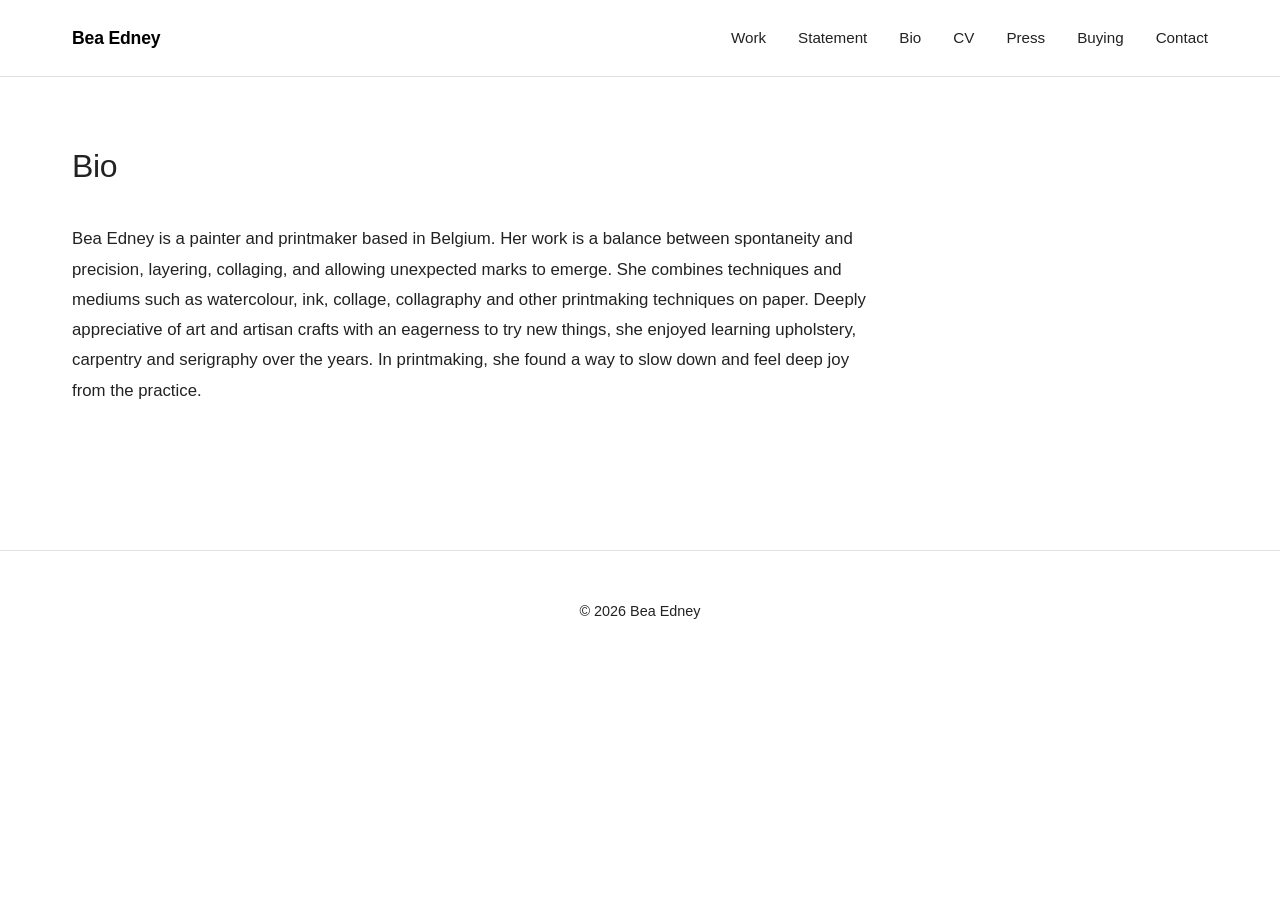
<file: bio.html>
<!DOCTYPE html>
<html lang="en">
<head>
    <meta charset="UTF-8">
    <meta name="viewport" content="width=device-width, initial-scale=1.0">
    <title>Bio — Bea Edney</title>
    <link rel="stylesheet" href="style.css">
</head>
<body>
    <nav class="navbar">
        <div class="nav-container">
            <a href="index.html" class="logo">Bea Edney</a>
            <ul class="nav-links">
                <li><a href="work.html">Work</a></li>
                <li><a href="statement.html">Statement</a></li>
                <li><a href="bio.html">Bio</a></li>
                <li><a href="cv.html">CV</a></li>
                <li><a href="press.html">Press</a></li>
                <li><a href="buying.html">Buying</a></li>
                <li><a href="contact.html">Contact</a></li>
            </ul>
        </div>
    </nav>

    <main>
        <section class="content-section">
            <h2>Bio</h2>
            <div class="bio-content">
                <p>Bea Edney is a painter and printmaker based in Belgium. Her work is a balance between spontaneity and precision, layering, collaging, and allowing unexpected marks to emerge. 
She combines techniques and mediums such as watercolour, ink, collage, collagraphy and other printmaking techniques on paper. 
Deeply appreciative of art and artisan crafts with an eagerness to try new things, she enjoyed learning upholstery, carpentry and serigraphy over the years. 
In printmaking, she found a way to slow down and feel deep joy from the practice.</p>
            </div>

            <!-- FRENCH VERSION: paste your text in place of PASTE HERE (one <p> ... </p> per paragraph), then delete the word hidden below so the section appears. -->
            <div class="bio-content french-version" lang="fr" hidden>
                <h3>Français</h3>
                <p>PASTE HERE</p>
            </div>
        </section>
    </main>

    <footer>
        <p>&copy; 2026 Bea Edney</p>
    </footer>
    <script data-goatcounter="https://beatriceedney.goatcounter.com/count" async src="//gc.zgo.at/count.js"></script>
</body>
</html>
</file>
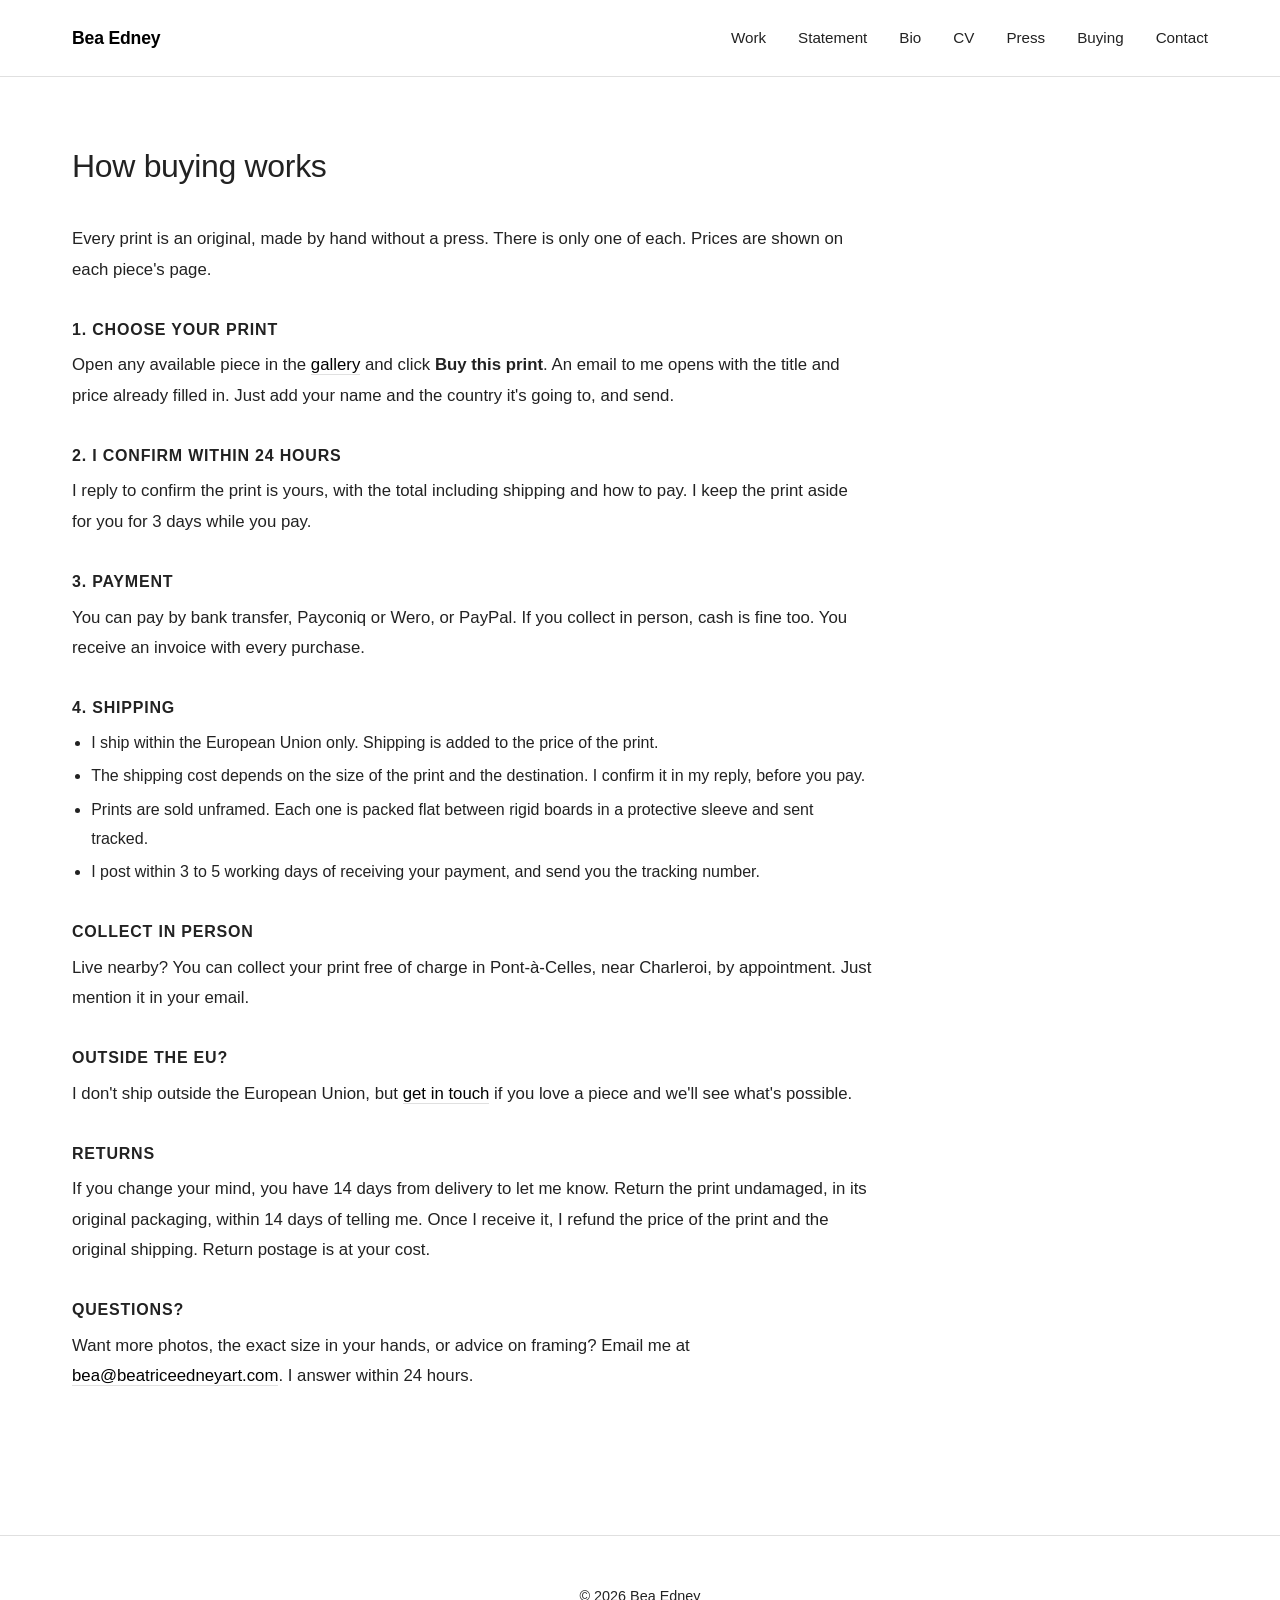
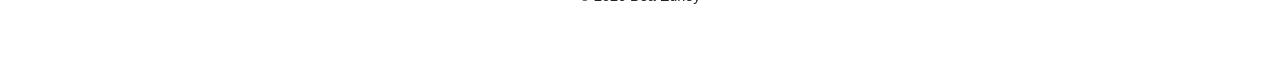
<file: buying.html>
<!DOCTYPE html>
<html lang="en">
<head>
    <meta charset="UTF-8">
    <meta name="viewport" content="width=device-width, initial-scale=1.0">
    <title>How buying works — Bea Edney</title>
    <link rel="stylesheet" href="style.css">
</head>
<body>
    <nav class="navbar">
        <div class="nav-container">
            <a href="index.html" class="logo">Bea Edney</a>
            <ul class="nav-links">
                <li><a href="work.html">Work</a></li>
                <li><a href="statement.html">Statement</a></li>
                <li><a href="bio.html">Bio</a></li>
                <li><a href="cv.html">CV</a></li>
                <li><a href="press.html">Press</a></li>
                <li><a href="buying.html">Buying</a></li>
                <li><a href="contact.html">Contact</a></li>
            </ul>
        </div>
    </nav>

    <main>
        <section class="content-section">
            <h2>How buying works</h2>
            <div class="statement-content buying-content">

                <p>Every print is an original, made by hand without a press. There is only one of each. Prices are shown on each piece's page.</p>

                <h3>1. Choose your print</h3>
                <p>Open any available piece in the <a href="work.html">gallery</a> and click <strong>Buy this print</strong>. An email to me opens with the title and price already filled in. Just add your name and the country it's going to, and send.</p>

                <h3>2. I confirm within 24 hours</h3>
                <p>I reply to confirm the print is yours, with the total including shipping and how to pay. I keep the print aside for you for 3 days while you pay.</p>

                <h3>3. Payment</h3>
                <p>You can pay by bank transfer, Payconiq or Wero, or PayPal. If you collect in person, cash is fine too. You receive an invoice with every purchase.</p>

                <h3>4. Shipping</h3>
                <ul>
                    <li>I ship within the European Union only. Shipping is added to the price of the print.</li>
                    <li>The shipping cost depends on the size of the print and the destination. I confirm it in my reply, before you pay.</li>
                    <li>Prints are sold unframed. Each one is packed flat between rigid boards in a protective sleeve and sent tracked.</li>
                    <li>I post within 3 to 5 working days of receiving your payment, and send you the tracking number.</li>
                </ul>

                <h3>Collect in person</h3>
                <p>Live nearby? You can collect your print free of charge in Pont-à-Celles, near Charleroi, by appointment. Just mention it in your email.</p>

                <h3>Outside the EU?</h3>
                <p>I don't ship outside the European Union, but <a href="contact.html">get in touch</a> if you love a piece and we'll see what's possible.</p>

                <h3>Returns</h3>
                <p>If you change your mind, you have 14 days from delivery to let me know. Return the print undamaged, in its original packaging, within 14 days of telling me. Once I receive it, I refund the price of the print and the original shipping. Return postage is at your cost.</p>

                <h3>Questions?</h3>
                <p>Want more photos, the exact size in your hands, or advice on framing? Email me at <a href="mailto:bea@beatriceedneyart.com">bea@beatriceedneyart.com</a>. I answer within 24 hours.</p>

            </div>
        </section>
    </main>

    <footer>
        <p>&copy; 2026 Bea Edney</p>
    </footer>
    <script data-goatcounter="https://beatriceedney.goatcounter.com/count" async src="//gc.zgo.at/count.js"></script>
</body>
</html>
</file>
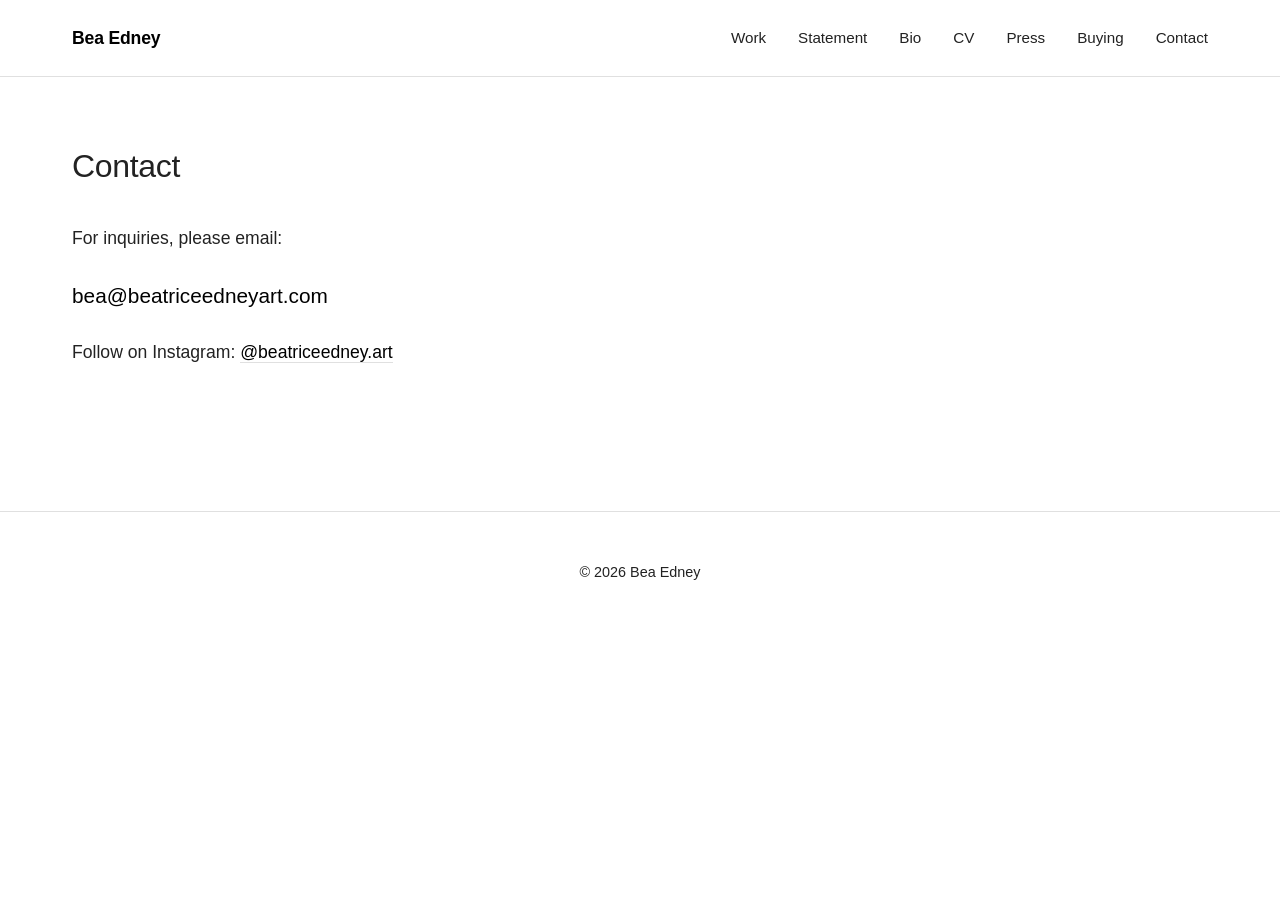
<file: contact.html>
<!DOCTYPE html>
<html lang="en">
<head>
    <meta charset="UTF-8">
    <meta name="viewport" content="width=device-width, initial-scale=1.0">
    <title>Contact — Bea Edney</title>
    <link rel="stylesheet" href="style.css">
</head>
<body>
    <nav class="navbar">
        <div class="nav-container">
            <a href="index.html" class="logo">Bea Edney</a>
            <ul class="nav-links">
                <li><a href="work.html">Work</a></li>
                <li><a href="statement.html">Statement</a></li>
                <li><a href="bio.html">Bio</a></li>
                <li><a href="cv.html">CV</a></li>
                <li><a href="press.html">Press</a></li>
                <li><a href="buying.html">Buying</a></li>
                <li><a href="contact.html">Contact</a></li>
            </ul>
        </div>
    </nav>

    <main>
        <section class="content-section">
            <h2>Contact</h2>
            <div class="contact-content">
                <p>For inquiries, please email: </p>
                <p class="contact-email"><a href="mailto:bea@beatriceedneyart.com" data-goatcounter-click="contact-email" data-goatcounter-title="Contact page: email clicked">bea@beatriceedneyart.com</a></p>
                <p>Follow on Instagram: <a href="https://instagram.com/beatriceedney.art">@beatriceedney.art</a></p>
            </div>
        </section>
    </main>

    <footer>
        <p>&copy; 2026 Bea Edney</p>
    </footer>
    <script data-goatcounter="https://beatriceedney.goatcounter.com/count" async src="//gc.zgo.at/count.js"></script>
</body>
</html>
</file>
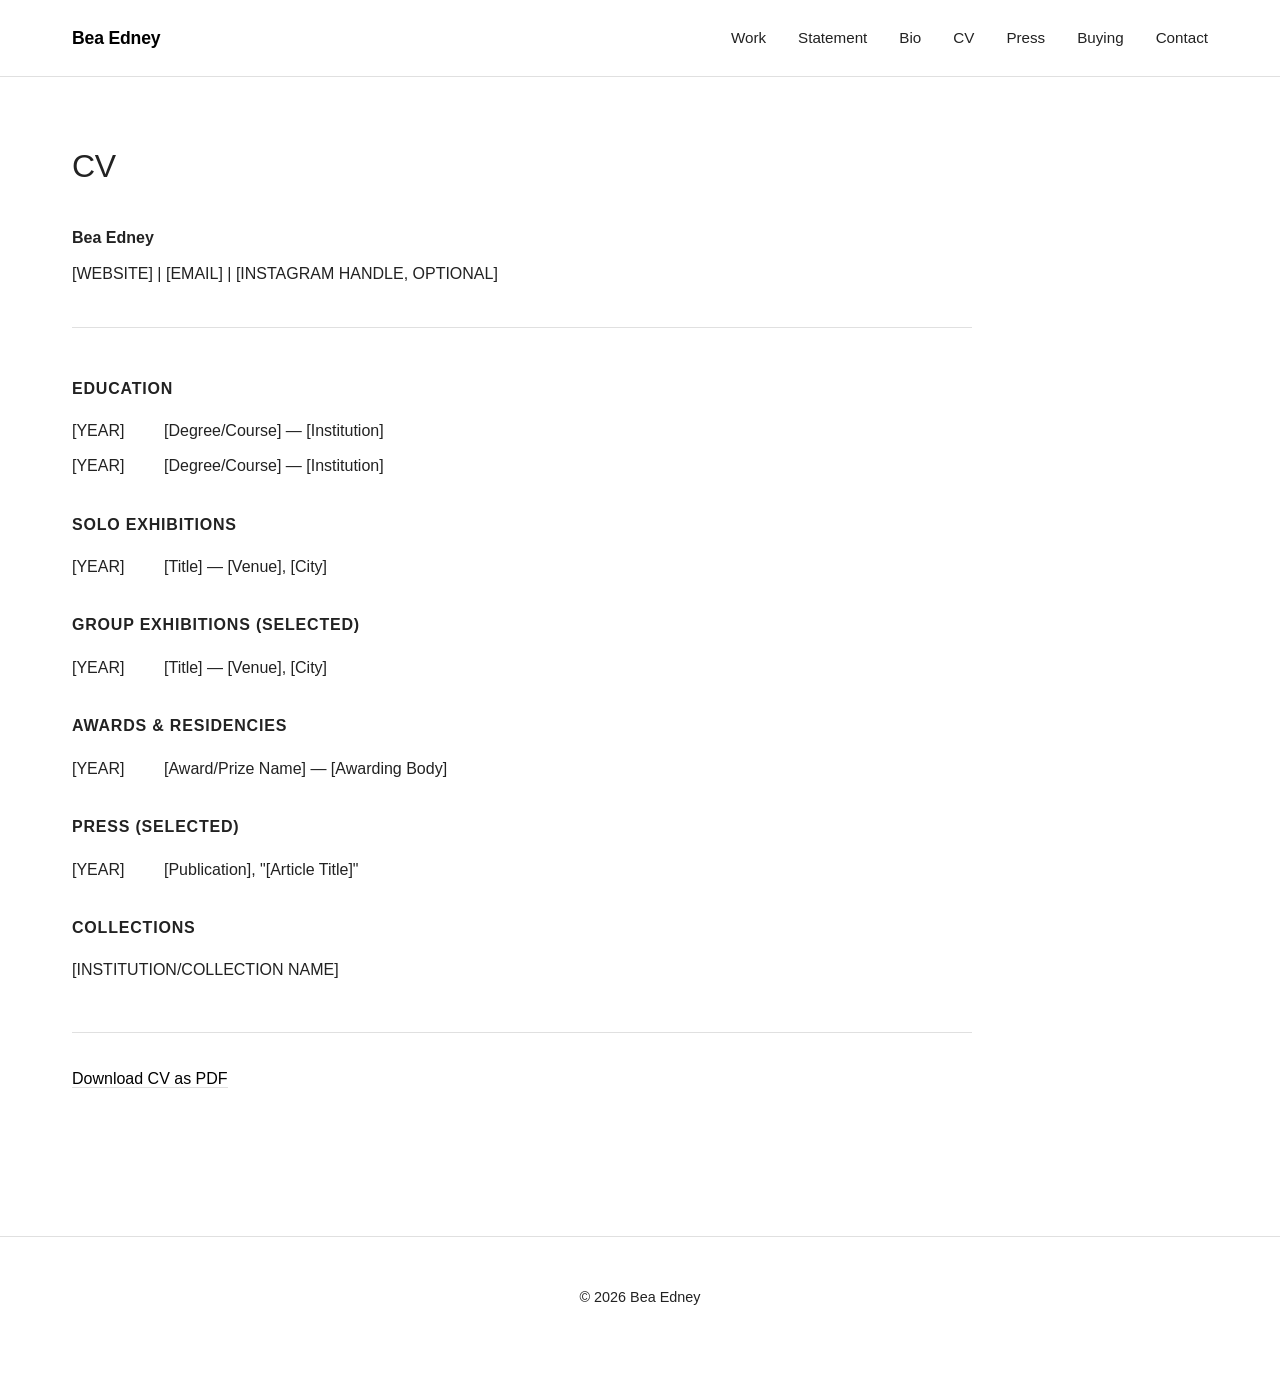
<file: cv.html>
<!DOCTYPE html>
<html lang="en">
<head>
    <meta charset="UTF-8">
    <meta name="viewport" content="width=device-width, initial-scale=1.0">
    <title>CV — Bea Edney</title>
    <link rel="stylesheet" href="style.css">
</head>
<body>
    <nav class="navbar">
        <div class="nav-container">
            <a href="index.html" class="logo">Bea Edney</a>
            <ul class="nav-links">
                <li><a href="work.html">Work</a></li>
                <li><a href="statement.html">Statement</a></li>
                <li><a href="bio.html">Bio</a></li>
                <li><a href="cv.html">CV</a></li>
                <li><a href="press.html">Press</a></li>
                <li><a href="buying.html">Buying</a></li>
                <li><a href="contact.html">Contact</a></li>
            </ul>
        </div>
    </nav>

    <main>
        <section class="cv-section">
            <h2>CV</h2>
            
            <div class="cv-header">
                <p><strong>Bea Edney</strong></p>
                <p>[WEBSITE] | [EMAIL] | [INSTAGRAM HANDLE, OPTIONAL]</p>
            </div>

            <h3>Education</h3>
            <div class="cv-entry">
                <p><span class="year">[YEAR]</span> [Degree/Course] — [Institution]</p>
                <p><span class="year">[YEAR]</span> [Degree/Course] — [Institution]</p>
            </div>

            <h3>Solo Exhibitions</h3>
            <div class="cv-entry">
                <p><span class="year">[YEAR]</span> [Title] — [Venue], [City]</p>
            </div>

            <h3>Group Exhibitions (Selected)</h3>
            <div class="cv-entry">
                <p><span class="year">[YEAR]</span> [Title] — [Venue], [City]</p>
            </div>

            <h3>Awards & Residencies</h3>
            <div class="cv-entry">
                <p><span class="year">[YEAR]</span> [Award/Prize Name] — [Awarding Body]</p>
            </div>

            <h3>Press (Selected)</h3>
            <div class="cv-entry">
                <p><span class="year">[YEAR]</span> [Publication], "[Article Title]"</p>
            </div>

            <h3>Collections</h3>
            <div class="cv-entry">
                <p><span class="year">[INSTITUTION/COLLECTION NAME]</span></p>
            </div>

            <div class="cv-download">
                <p><a href="downloads/cv.pdf" download>Download CV as PDF</a></p>
            </div>

        </section>
    </main>

    <footer>
        <p>&copy; 2026 Bea Edney</p>
    </footer>
    <script data-goatcounter="https://beatriceedney.goatcounter.com/count" async src="//gc.zgo.at/count.js"></script>
</body>
</html>
</file>
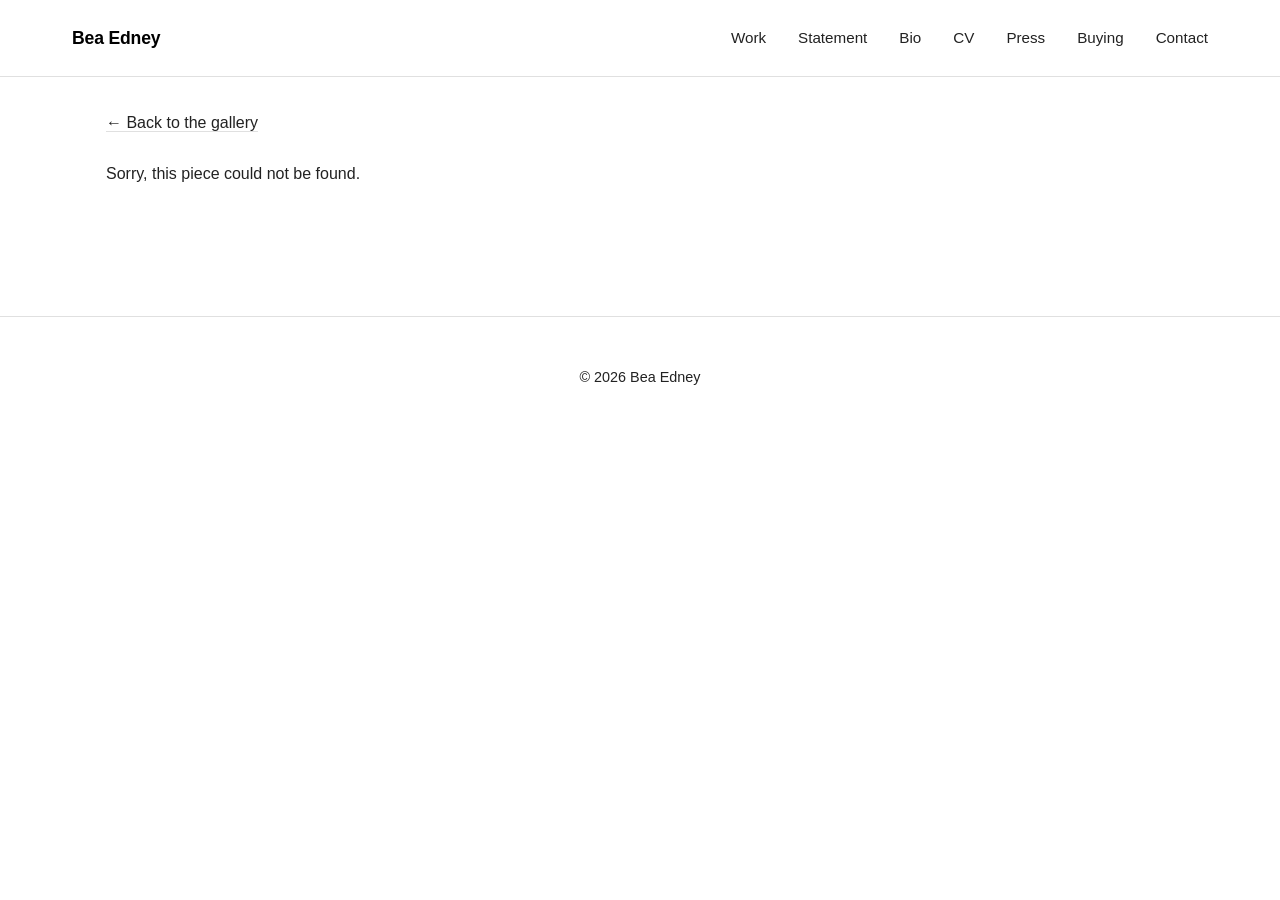
<file: piece.html>
<!DOCTYPE html>
<html lang="en">
<head>
    <meta charset="UTF-8">
    <meta name="viewport" content="width=device-width, initial-scale=1.0">
    <title>Work — Bea Edney</title>
    <link rel="stylesheet" href="style.css">
</head>
<body>
    <nav class="navbar">
        <div class="nav-container">
            <a class='logo' href='/'>Bea Edney</a>
            <ul class="nav-links">
                <li><a href='/work'>Work</a></li>
                <li><a href='/statement'>Statement</a></li>
                <li><a href='/bio'>Bio</a></li>
                <li><a href='/cv'>CV</a></li>
                <li><a href='/press'>Press</a></li>
                <li><a href='/buying'>Buying</a></li>
                <li><a href='/contact'>Contact</a></li>
            </ul>
        </div>
    </nav>

    <main>
        <!-- This page is filled automatically from artworks.js -->
        <section class="piece-section" id="piece"></section>
        <noscript><p>Please enable JavaScript to see this page.</p></noscript>
    </main>

    <footer>
        <p>&copy; 2026 Bea Edney</p>
    </footer>

    <script src="artworks.js"></script>
    <script>
        (function () {
            var box = document.getElementById("piece");
            var id = new URLSearchParams(window.location.search).get("id");
            var a = ARTWORKS.find(function (x) { return x.id === id; });
            var back = '<p class="back-link"><a href="/work">&larr; Back to the gallery</a></p>';

            // Piece not found
            if (!a) {
                box.innerHTML = back + '<p>Sorry, this piece could not be found.</p>';
                return;
            }

            document.title = a.title + " — Bea Edney";

            // Sold pieces have no detail page
            if (a.sold) {
                box.innerHTML = back +
                    '<h1>' + escapeHTML(a.title) + '</h1>' +
                    '<p class="sold-label"><span class="sold-dot" aria-hidden="true"></span>This piece has been sold.</p>' +
                    '<p><a href="/work">See available work</a></p>';
                return;
            }

            // Facts list
            var facts = [["Year", a.year], ["Technique", a.technique], ["Size", a.size], ["Price", a.price]]
                .filter(function (f) { return f[1]; })
                .map(function (f) { return '<dt>' + f[0] + '</dt><dd>' + escapeHTML(f[1]) + '</dd>'; })
                .join("");

            // Enquire link
            var label = a.title + (a.price ? " (" + a.price + ")" : "");
            var subject = encodeURIComponent("I'd like to buy: " + label);
            var body = encodeURIComponent("Hello Bea,\n\nI'd like to buy " + label + ".\n\nMy name:\nShipping country:\n\nThank you!");
            var enquireHref = ENQUIRE_EMAIL ? "mailto:" + ENQUIRE_EMAIL + "?subject=" + subject + "&body=" + body : "/contact";

            // Image that opens full size in a new tab when clicked
            function zoomable(src, alt) {
                return '<a href="' + escapeHTML(src) + '" target="_blank" rel="noopener">' +
                       '<img src="' + escapeHTML(src) + '" alt="' + escapeHTML(alt) + '" loading="lazy"></a>';
            }

            var html = back +
                '<div class="piece-main">' +
                    '<div class="piece-image">' + zoomable(a.image, altText(a)) + '</div>' +
                    '<div class="piece-info">' +
                        '<h1>' + escapeHTML(a.title) + '</h1>' +
                        (facts ? '<dl class="piece-facts">' + facts + '</dl>' : '') +
                        (a.description ? '<p class="piece-description">' + escapeHTML(a.description) + '</p>' : '') +
                        '<a class="enquire-button" href="' + escapeHTML(enquireHref) + '">Buy this print</a>' +
                        '<p class="buy-note">Questions? Just reply. I answer within 24 hours. <a href="/buying">How buying works</a></p>' +
                    '</div>' +
                '</div>';

            if (a.closeups && a.closeups.length) {
                html += '<div class="piece-extra"><h2>Details</h2><div class="closeups">' +
                    a.closeups.map(function (src, i) {
                        return zoomable(src, a.title + ", close-up " + (i + 1));
                    }).join("") +
                    '</div></div>';
            }

            if (a.scale) {
                html += '<div class="piece-extra"><h2>Scale</h2><div class="scale">' +
                    zoomable(a.scale, a.title + ", shown to give a sense of scale") +
                    '</div></div>';
            }

            html += '<p class="caption">Click any image to see it full size.</p>';
            box.innerHTML = html;

            // Count clicks on the Buy button in GoatCounter
            var enquireBtn = box.querySelector(".enquire-button");
            if (enquireBtn) {
                enquireBtn.addEventListener("click", function () {
                    if (window.goatcounter && window.goatcounter.count) {
                        window.goatcounter.count({
                            path: "buy-" + a.id,
                            title: "Buy: " + a.title,
                            event: true
                        });
                    }
                });
            }
        })();
    </script>
    <script data-goatcounter="https://beatriceedney.goatcounter.com/count" async src="//gc.zgo.at/count.js"></script>
</body>
</html>
</file>
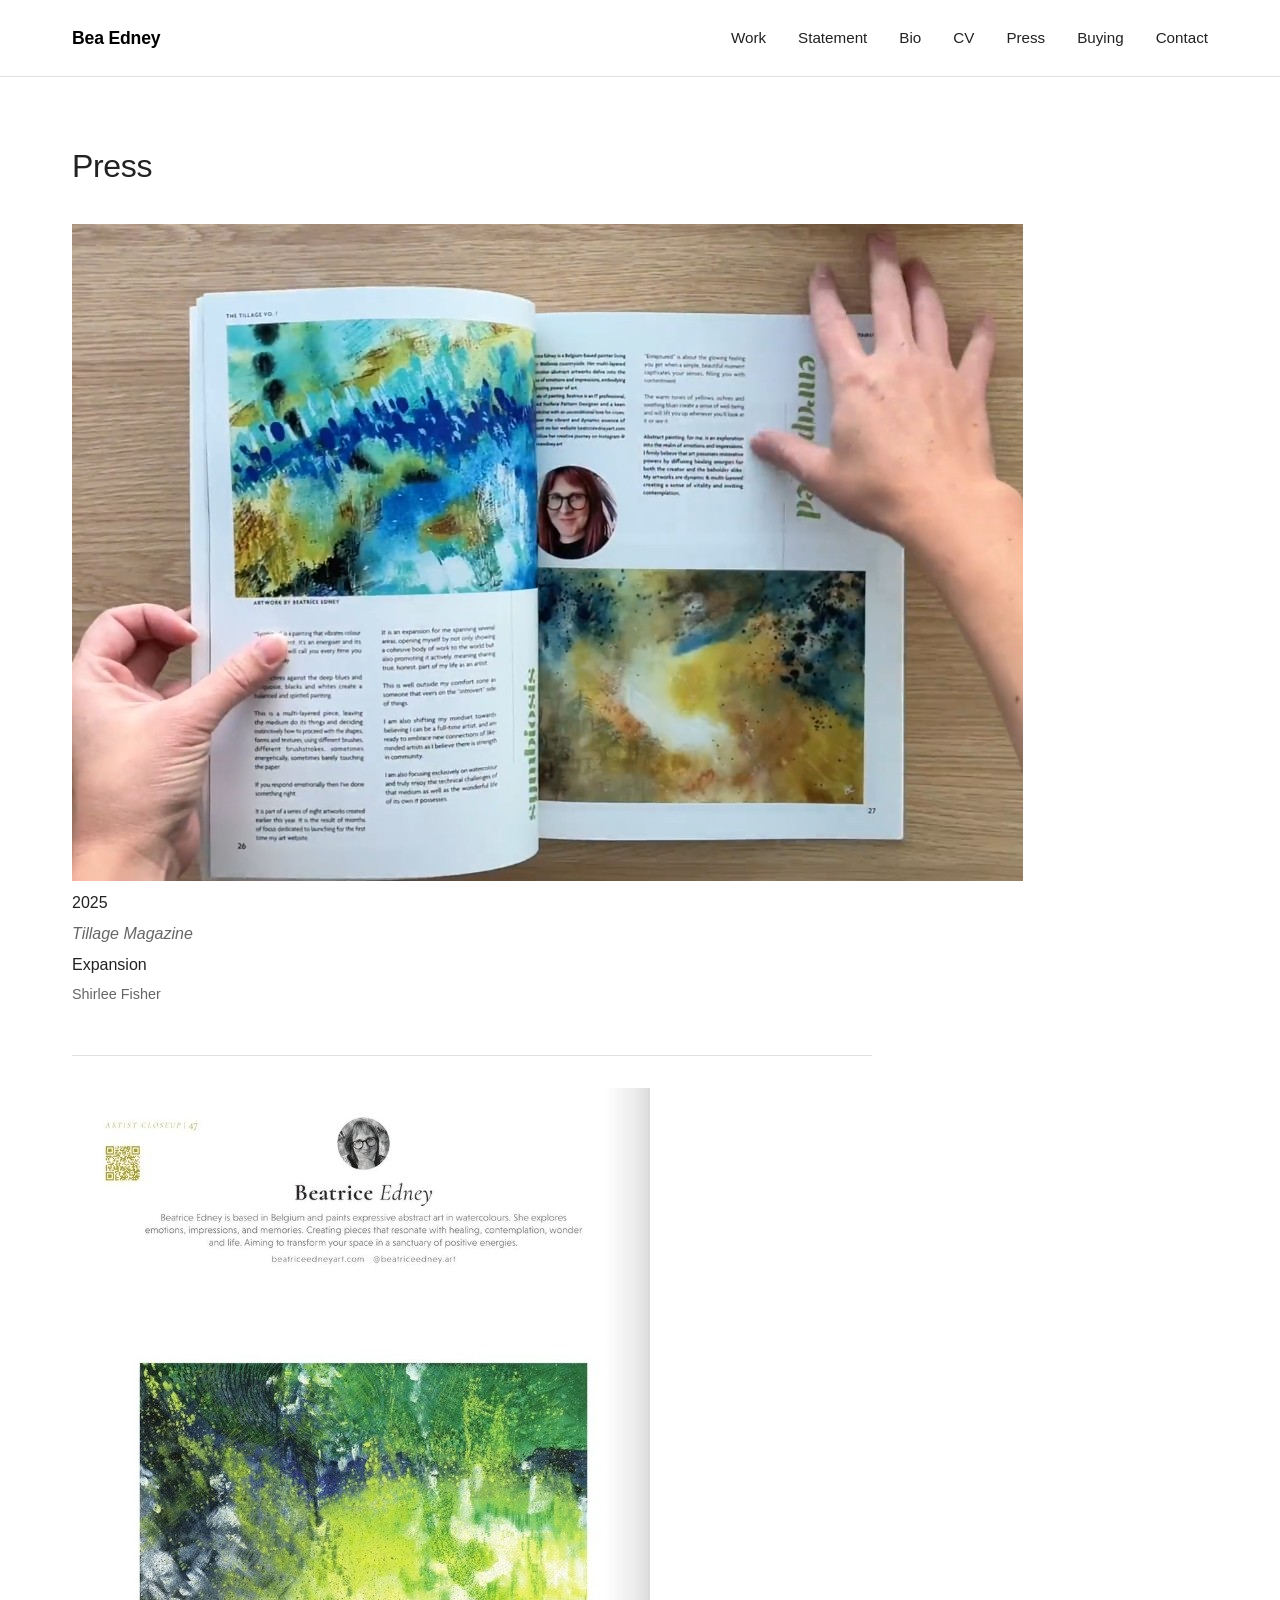
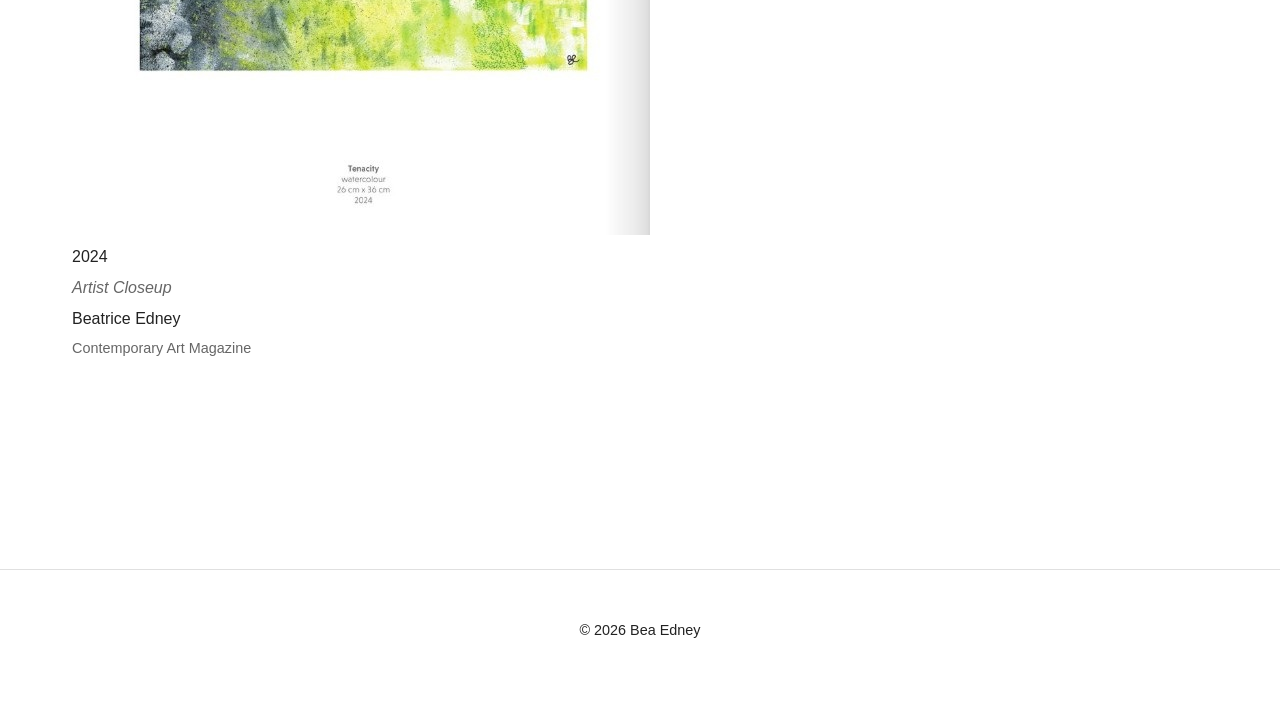
<file: press.html>
<!DOCTYPE html>
<html lang="en">
<head>
    <meta charset="UTF-8">
    <meta name="viewport" content="width=device-width, initial-scale=1.0">
    <title>Press — Bea Edney</title>
    <link rel="stylesheet" href="style.css">
</head>
<body>
    <nav class="navbar">
        <div class="nav-container">
            <a href="index.html" class="logo">Bea Edney</a>
            <ul class="nav-links">
                <li><a href="work.html">Work</a></li>
                <li><a href="statement.html">Statement</a></li>
                <li><a href="bio.html">Bio</a></li>
                <li><a href="cv.html">CV</a></li>
                <li><a href="press.html">Press</a></li>
                <li><a href="buying.html">Buying</a></li>
                <li><a href="contact.html">Contact</a></li>
            </ul>
        </div>
    </nav>

    <main>
        <section class="content-section">
            <h2>Press</h2>
            <div class="press-content">
                
                <!-- PRESS ITEM 1 -->
                 <div class="press-item">
                    <div class="press-image">
                        <img src="images/tillagemagazine.jpg" alt="[tillage]">
                    </div>
                    <div class="press-text">
                    <p class="press-date">2025</p>
                    <p class="press-publication"><em>Tillage Magazine</em></p>
                    <p class="press-title">Expansion</p>
                    <p class="press-author">Shirlee Fisher</p>
                </div>
</div>
                <!-- PRESS ITEM 2 -->
                 <div class="press-item">
                    <div class="press-image">
                        <img src="images/artistcloseup.jpg" alt="[artistcloseup]">
                    </div>
                    <div class="press-text">
                    <p class="press-date">2024</p>
                    <p class="press-publication"><em>Artist Closeup</em></p>
                    <p class="press-title">Beatrice Edney</p>
                    <p class="press-author">Contemporary Art Magazine</p>
                </div>
</div>
            </div>
        </section>
    </main>

    <footer>
        <p>&copy; 2026 Bea Edney</p>
    </footer>
    <script data-goatcounter="https://beatriceedney.goatcounter.com/count" async src="//gc.zgo.at/count.js"></script>
</body>
</html>
</file>
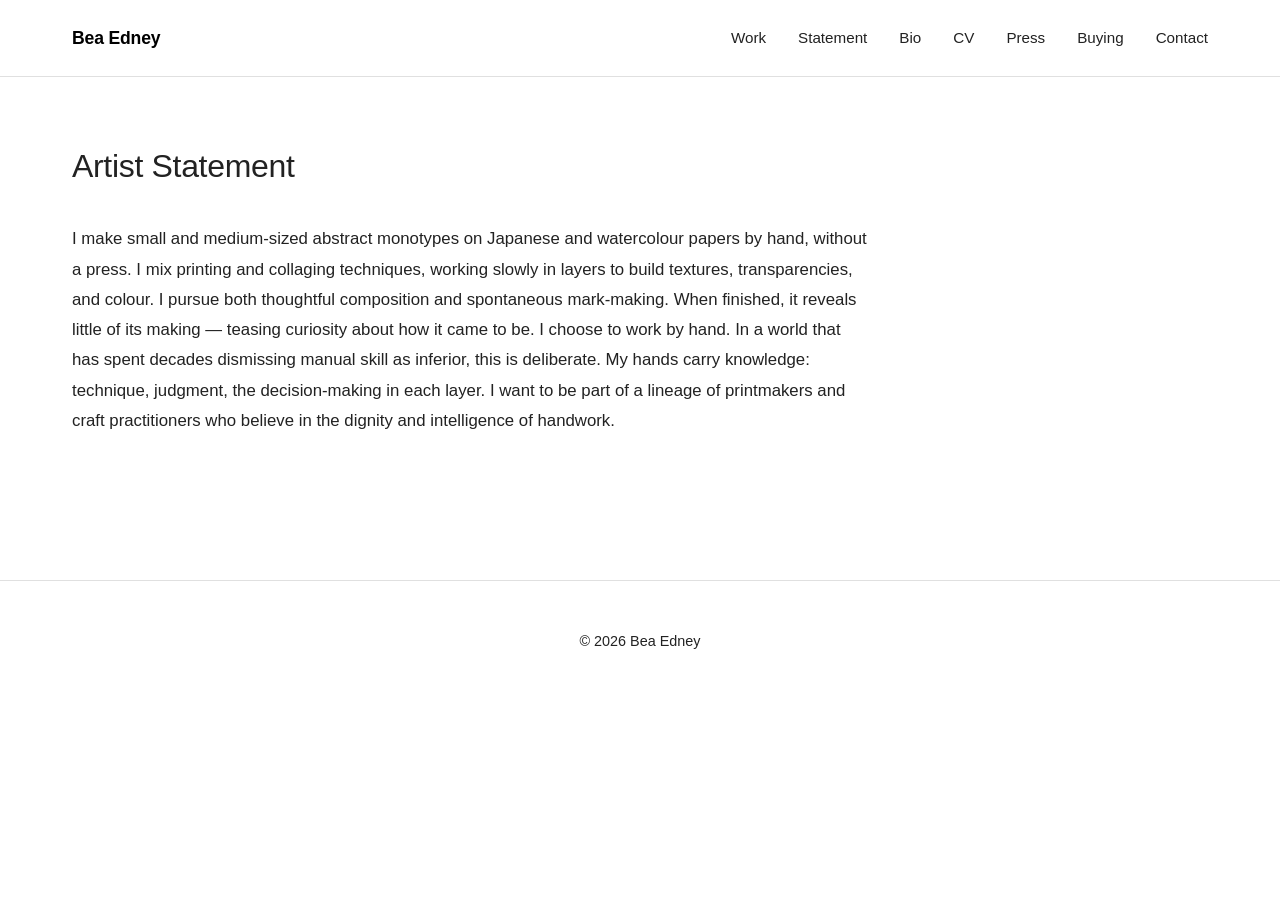
<file: statement.html>
<!DOCTYPE html>
<html lang="en">
<head>
    <meta charset="UTF-8">
    <meta name="viewport" content="width=device-width, initial-scale=1.0">
    <title>Statement — Bea Edney</title>
    <link rel="stylesheet" href="style.css">
</head>
<body>
    <nav class="navbar">
        <div class="nav-container">
            <a href="index.html" class="logo">Bea Edney</a>
            <ul class="nav-links">
                <li><a href="work.html">Work</a></li>
                <li><a href="statement.html">Statement</a></li>
                <li><a href="bio.html">Bio</a></li>
                <li><a href="cv.html">CV</a></li>
                <li><a href="press.html">Press</a></li>
                <li><a href="buying.html">Buying</a></li>
                <li><a href="contact.html">Contact</a></li>
            </ul>
        </div>
    </nav>

    <main>
        <section class="content-section">
            <h2>Artist Statement</h2>
            <div class="statement-content">
                <p>I make small and medium-sized abstract monotypes on Japanese and watercolour papers by hand, without a press. I mix printing and collaging techniques, working slowly in layers to build textures, transparencies, and colour. I pursue both thoughtful composition and spontaneous mark-making. When finished, it reveals little of its making — teasing curiosity about how it came to be.
I choose to work by hand. In a world that has spent decades dismissing manual skill as inferior, this is deliberate. 
My hands carry knowledge: technique, judgment, the decision-making in each layer. I want to be part of a lineage of printmakers and craft practitioners who believe in the dignity and intelligence of handwork.</p>
            </div>

            <!-- FRENCH VERSION: paste your text in place of PASTE HERE (one <p> ... </p> per paragraph), then delete the word hidden below so the section appears. -->
            <div class="statement-content french-version" lang="fr" hidden>
                <h3>Français</h3>
                <p>PASTE HERE</p>
            </div>
        </section>
    </main>

    <footer>
        <p>&copy; 2026 Bea Edney</p>
    </footer>
    <script data-goatcounter="https://beatriceedney.goatcounter.com/count" async src="//gc.zgo.at/count.js"></script>
</body>
</html>
</file>
<file: style.css>
/* ============================================
   BEA BEDNEY ARTIST PORTFOLIO
   Refined minimalism. Let the work shine.
   ============================================ */

:root {
    --primary: #000;
    --secondary: #333;
    --light: #f8f8f8;
    --border: #e0e0e0;
    --text: #222;
    --text-light: #666;
}

* {
    margin: 0;
    padding: 0;
    box-sizing: border-box;
}

html {
    scroll-behavior: smooth;
}

body {
    font-family: -apple-system, BlinkMacSystemFont, 'Segoe UI', 'Helvetica Neue', sans-serif;
    line-height: 1.6;
    color: var(--text);
    background: #fff;
    font-size: 16px;
}

/* Typography */
h1 {
    font-size: 3rem;
    font-weight: 300;
    letter-spacing: -0.02em;
    line-height: 1.1;
    margin-bottom: 0.5rem;
}

h2 {
    font-size: 2rem;
    font-weight: 400;
    letter-spacing: -0.01em;
    margin-bottom: 2rem;
    margin-top: 0;
}

h3 {
    font-size: 1rem;
    font-weight: 600;
    text-transform: uppercase;
    letter-spacing: 0.05em;
    margin-top: 2rem;
    margin-bottom: 1rem;
}

p {
    margin-bottom: 1rem;
    color: var(--text);
    line-height: 1.7;
}

a {
    color: var(--primary);
    text-decoration: none;
    border-bottom: 1px solid var(--border);
    transition: all 0.2s ease;
}

a:hover {
    border-bottom-color: var(--primary);
}

/* Navigation */
.navbar {
    border-bottom: 1px solid var(--border);
    position: sticky;
    top: 0;
    background: #fff;
    z-index: 100;
}

.nav-container {
    max-width: 1200px;
    margin: 0 auto;
    padding: 1.5rem 2rem;
    display: flex;
    justify-content: space-between;
    align-items: center;
}

.logo {
    font-size: 1.1rem;
    font-weight: 600;
    letter-spacing: -0.01em;
    border: none;
}

.logo:hover {
    opacity: 0.7;
}

.nav-links {
    list-style: none;
    display: flex;
    gap: 2rem;
}

.nav-links a {
    font-size: 0.95rem;
    color: var(--text);
    border: none;
}

.nav-links a:hover {
    color: var(--text-light);
}

/* Main content */
main {
    max-width: 1200px;
    margin: 0 auto;
    padding: 0 2rem;
}

/* Hero section */
.hero {
    display: grid;
    grid-template-columns: 1fr;
    gap: 3rem;
    padding: 4rem 0;
    align-items: center;
}

.hero-image {
    width: 100%;
    overflow: hidden;
    margin-bottom: 2rem;
}

.hero-image img {
    width: 100%;
    height: auto;
    display: block;
}

.hero-text h1 {
    margin-bottom: 0.5rem;
}

.tagline {
    font-size: 1.2rem;
    color: var(--text-light);
    margin-bottom: 2rem;
    max-width: 600px;
}

.cta-button {
    display: inline-block;
    padding: 0.75rem 1.5rem;
    border: 1px solid var(--primary);
    border-radius: 2px;
    font-size: 0.95rem;
    text-decoration: none;
    transition: all 0.3s ease;
    border-bottom: 1px solid var(--primary);
}

.cta-button:hover {
    background: var(--primary);
    color: #fff;
}

/* Content sections */
.content-section {
    padding: 4rem 0;
}

.content-section h2 {
    margin-bottom: 2rem;
}

.statement-content,
.bio-content,
.contact-content {
    max-width: 800px;
}

.statement-content p,
.bio-content p {
    font-size: 1.05rem;
    line-height: 1.8;
    color: var(--text);
}

/* Work/Gallery */
.work-section {
    padding: 4rem 0;
}

.gallery {
    display: grid;
    grid-template-columns: repeat(auto-fit, minmax(280px, 1fr));
    gap: 2rem;
    margin-top: 2rem;
}

.gallery-item {
    display: flex;
    flex-direction: column;
}

.gallery-item img {
    width: 100%;
    height: auto;
    display: block;
    margin-bottom: 1rem;
    background: var(--light);
}

.image-details {
    padding: 0 0.5rem;
}

.image-details .title {
    font-weight: 500;
    margin-bottom: 0.25rem;
    font-size: 1rem;
}

.image-details .metadata {
    font-size: 0.85rem;
    color: var(--text-light);
    margin: 0;
}

/* CV */
.cv-section {
    padding: 4rem 0;
    max-width: 900px;
}

.cv-header {
    margin-bottom: 3rem;
    padding-bottom: 2rem;
    border-bottom: 1px solid var(--border);
}

.cv-header p {
    margin-bottom: 0.5rem;
}

.cv-entry {
    margin-bottom: 2rem;
}

.cv-entry p {
    margin-bottom: 0.5rem;
    display: flex;
    gap: 2rem;
}

.year {
    font-weight: 500;
    min-width: 60px;
    flex-shrink: 0;
}

.cv-download {
    margin-top: 3rem;
    padding-top: 2rem;
    border-top: 1px solid var(--border);
}

.cv-download a {
    font-weight: 500;
}

/* Press */
.press-content {
    max-width: 800px;
}

.press-item {
    margin-bottom: 2rem;
    padding-bottom: 2rem;
    border-bottom: 1px solid var(--border);
}

.press-item:last-child {
    border-bottom: none;
}

.press-date {
    font-weight: 500;
    margin-bottom: 0.25rem;
}

.press-publication {
    margin-bottom: 0.25rem;
    font-style: italic;
    color: var(--text-light);
}

.press-title {
    font-weight: 500;
    margin-bottom: 0.25rem;
}

.press-author {
    font-size: 0.9rem;
    color: var(--text-light);
}

/* Contact */
.contact-content {
    font-size: 1.1rem;
}

.contact-email {
    font-size: 1.3rem;
    font-weight: 500;
    margin: 1.5rem 0;
}

.contact-email a {
    border: none;
}

/* Footer */
footer {
    border-top: 1px solid var(--border);
    text-align: center;
    padding: 3rem 2rem;
    color: var(--text-light);
    font-size: 0.9rem;
    margin-top: 4rem;
}

/* ============================================
   MOBILE RESPONSIVE
   ============================================ */

@media (max-width: 768px) {
    h1 {
        font-size: 2rem;
    }

    h2 {
        font-size: 1.5rem;
    }

    .nav-container {
        flex-direction: column;
        gap: 1rem;
        padding: 1rem 2rem;
    }

    .nav-links {
        gap: 1rem;
        flex-wrap: wrap;
        justify-content: center;
    }

    .nav-links a {
        font-size: 0.85rem;
    }

    main {
        padding: 0 1rem;
    }

    .hero {
        padding: 2rem 0;
        gap: 1rem;
    }

    .tagline {
        font-size: 1rem;
    }

    .gallery {
        grid-template-columns: repeat(auto-fit, minmax(200px, 1fr));
        gap: 1rem;
    }

    .content-section {
        padding: 2rem 0;
    }

    .cv-entry p {
        flex-direction: column;
        gap: 0;
    }

    .year {
        margin-bottom: 0.5rem;
    }

    footer {
        padding: 2rem 1rem;
        margin-top: 2rem;
    }
}

@media (max-width: 480px) {
    html {
        font-size: 14px;
    }

    h1 {
        font-size: 1.5rem;
    }

    h2 {
        font-size: 1.2rem;
    }

    .nav-links {
        gap: 0.75rem;
    }

    .nav-links a {
        font-size: 0.75rem;
    }

    .gallery {
        grid-template-columns: 1fr;
    }

    .cta-button {
        display: block;
        text-align: center;
    }
}
/* =====================================================
   ADD EVERYTHING BELOW TO THE END OF YOUR style.css
   ===================================================== */

/* ---- Gallery: clickable pieces ---- */
a.gallery-item {
    display: block;
    color: inherit;
    text-decoration: none;
}
a.gallery-item img {
    transition: opacity 0.2s ease;
}
a.gallery-item:hover img {
    opacity: 0.85;
}

/* ---- Red dot for sold pieces ---- */
.sold-label {
    display: flex;
    align-items: center;
    gap: 0.4em;
    font-size: 0.85em;
    margin-top: 0.25em;
}
.sold-dot {
    display: inline-block;
    flex-shrink: 0;
    width: 0.7em;
    height: 0.7em;
    border-radius: 50%;
    background: #c0392b;
}

/* ---- Detail page ---- */
.piece-section {
    max-width: 1100px;
    margin: 0 auto;
    padding: 2rem 1rem 3rem;
}
.back-link {
    margin-bottom: 1.5rem;
}
.back-link a {
    color: inherit;
}
.piece-main {
    display: grid;
    grid-template-columns: 1fr;
    gap: 2rem;
}
@media (min-width: 800px) {
    .piece-main {
        grid-template-columns: 3fr 2fr;
        align-items: start;
    }
}
.piece-section img {
    display: block;
    width: 100%;
    height: auto;
}
.piece-info h1 {
    margin-top: 0;
}
.piece-facts {
    display: grid;
    grid-template-columns: auto 1fr;
    gap: 0.4rem 1rem;
    margin: 1rem 0;
}
.piece-facts dt {
    font-weight: 600;
}
.piece-facts dd {
    margin: 0;
}
.piece-description {
    line-height: 1.6;
}
.enquire-button {
    display: inline-block;
    margin-top: 1.5rem;
    padding: 0.75em 1.5em;
    border: 1px solid currentColor;
    color: inherit;
    text-decoration: none;
    transition: opacity 0.2s ease;
}
.enquire-button:hover {
    opacity: 0.7;
}
.piece-extra {
    margin-top: 3rem;
}
.closeups {
    display: grid;
    grid-template-columns: repeat(auto-fit, minmax(240px, 1fr));
    gap: 1rem;
}
.scale {
    max-width: 700px;
}
.caption {
    margin-top: 2rem;
    font-size: 0.85em;
    opacity: 0.7;
}

/* Gallery: same-sized boxes, whole image visible 
.gallery .gallery-item img {
    width: 100%;
    height: auto;
    aspect-ratio: 1 / 1;
    object-fit: contain;
    background: #f3f2ef;
}*/

/* Gallery: staggered columns, natural shapes */
.gallery {
    display: block;
    column-count: 3;
    column-gap: 1.5rem;
}
.gallery .gallery-item {
    break-inside: avoid;
    margin-bottom: 1.5rem;
}
.gallery .gallery-item img {
    width: 100%;
    height: auto;
}
@media (max-width: 900px) { .gallery { column-count: 2; } }
@media (max-width: 550px) { .gallery { column-count: 1; } }

/* Small note under the Buy button */
.buy-note {
    font-size: 0.9em;
    color: #666;
    margin-top: 0.6em;
}

/* How buying works page */
.buying-content h3 {
    margin-top: 2rem;
    margin-bottom: 0.5rem;
}
.buying-content ul {
    padding-left: 1.2rem;
    line-height: 1.8;
}
.buying-content li {
    margin-bottom: 0.3rem;
}

/* French version on Bio and Statement */
.french-version {
    margin-top: 3rem;
}
</file>
